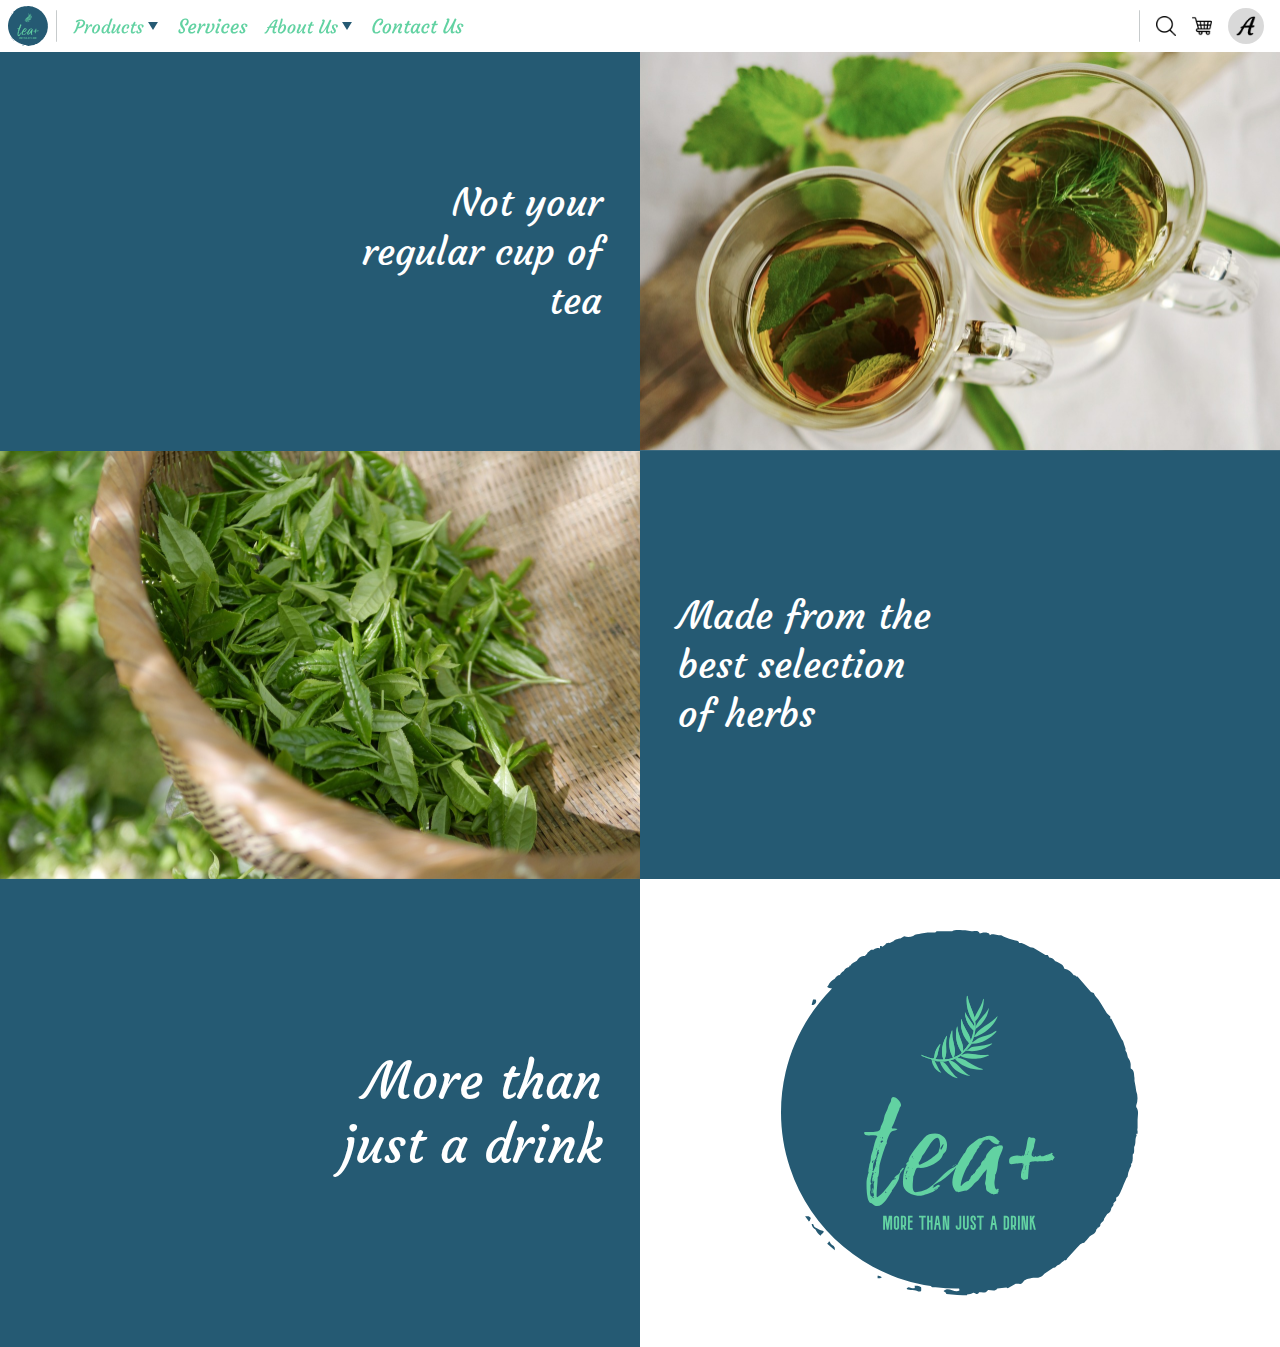
<file: src/index.html>
<!DOCTYPE html>
<html lang="en">

<head>
  <meta charset="utf-8" />
  <meta name="viewport" content="width=device-width, initial-scale=1" />
  <title>Tea+</title>
  <link rel="icon" href="assets/logo.svg" />
  <link rel="stylesheet" href="styles.css" />
  <link rel="preconnect" href="https://fonts.googleapis.com">
  <link rel="preconnect" href="https://fonts.gstatic.com" crossorigin>
  <link href="https://fonts.googleapis.com/css2?family=Courgette&display=swap" rel="stylesheet">
  <script src="https://ajax.googleapis.com/ajax/libs/jquery/3.7.1/jquery.min.js"></script>
  <script>
    $(function () {
      $('#nav-bar').load('components/nav-bar.html');
    })
  </script>
</head>

<body>
  <div id="nav-bar"></div>
  <main>
    <div class="banner-container">
      <div class="alignment-right-background">
        <p class="first-banner-text">Not your regular cup of tea</p>
      </div><img src="assets/herbal-tea.svg" alt="herbal-tea" class="banner-image">
    </div>
    <div class="banner-container">
      <img src="assets/green-tea.svg" alt="green-tea" class="banner-image">
      <div class="alignment-left-background">
        <p class="second-banner-text">Made from the best selection of herbs</p>
      </div>
    </div>
    <div class="banner-divider">

    </div>
    <div class="banner-container">
      <div class="alignment-right-background">
        <p class="third-banner-text">More than just a drink</p>
      </div>
      <div class="banner-logo-background"><img src="assets/logo.svg" alt="logo" class="banner-logo"></div>
    </div>
  </main>
</body>

</html>
</file>
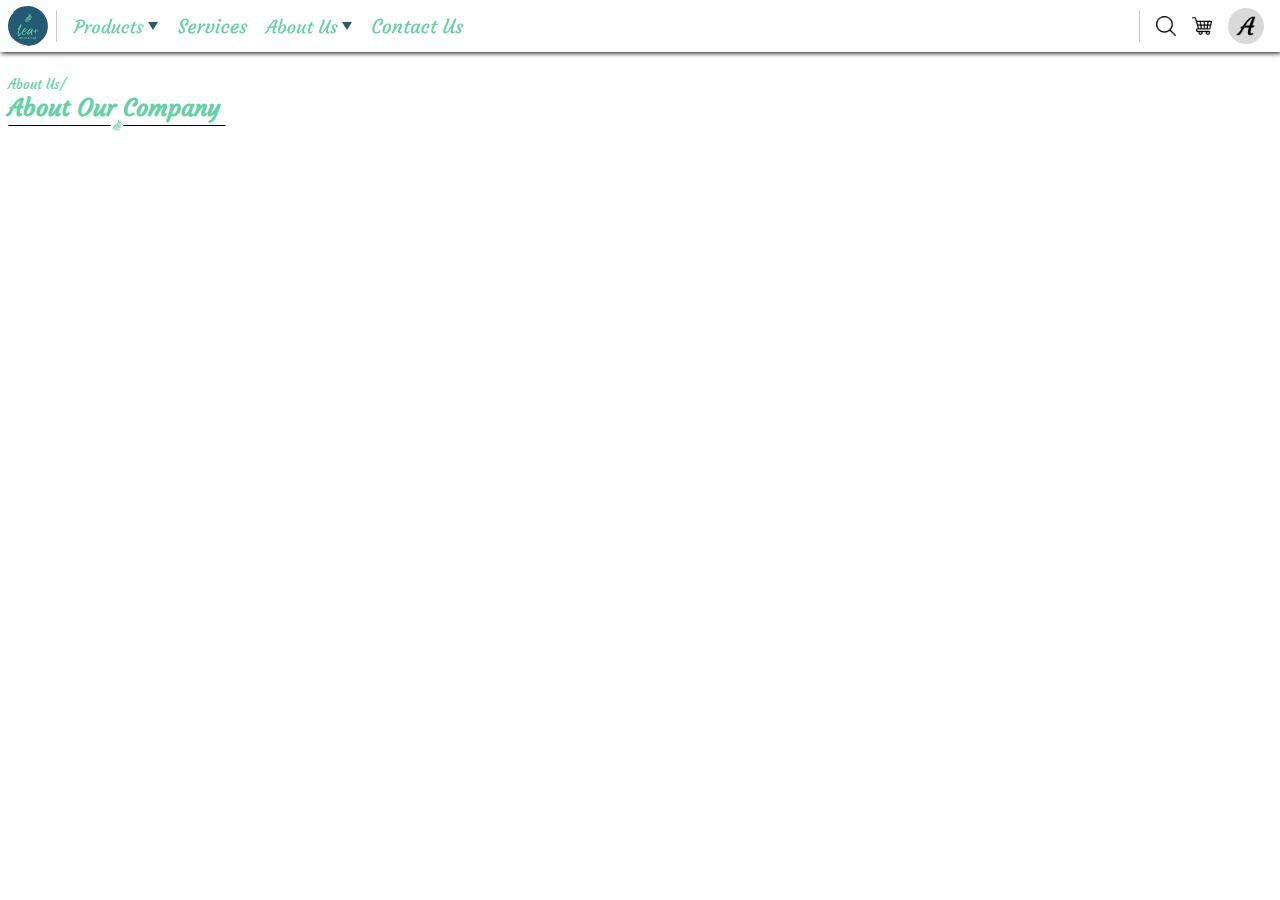
<file: src/about-our-company.html>
<!DOCTYPE html>
<html lang="en">

<head>
  <meta charset="utf-8" />
  <meta name="viewport" content="width=device-width, initial-scale=1" />
  <title>Tea+</title>
  <link rel="icon" href="assets/logo.svg" />
  <link rel="stylesheet" href="styles.css" />
  <link rel="preconnect" href="https://fonts.googleapis.com">
  <link rel="preconnect" href="https://fonts.gstatic.com" crossorigin>
  <link href="https://fonts.googleapis.com/css2?family=Courgette&display=swap" rel="stylesheet">
  <script src="https://ajax.googleapis.com/ajax/libs/jquery/3.7.1/jquery.min.js"></script>
  <script>
    $(function () {
      $('#nav-bar').load('components/nav-bar.html');
    })
  </script>
</head>

<body>
  <div id="nav-bar"></div>
  <main class="body-container">
    <div class="route-container">
      <p class="route-text">About Us/</p>
    </div>
    <div>
      <p class="route-title">About Our Company</p>
    </div>
    <div class="divider">
      <img src="assets/horizontal-line.svg" alt="horizontal-line" class="divider-line">
      <img src="assets/leaf.svg" alt="leaf" class="divider-leaf">
      <img src="assets/horizontal-line.svg" alt="horizontal-line" class="divider-line">
    </div>
  </main>
</body>

</html>

<script>
  $(document).ready(function () {
    $(".divider-line").css({
      'width': (($(".route-title").width() - 12) / 2 + 'px')
    });
  });
</script>
</file>
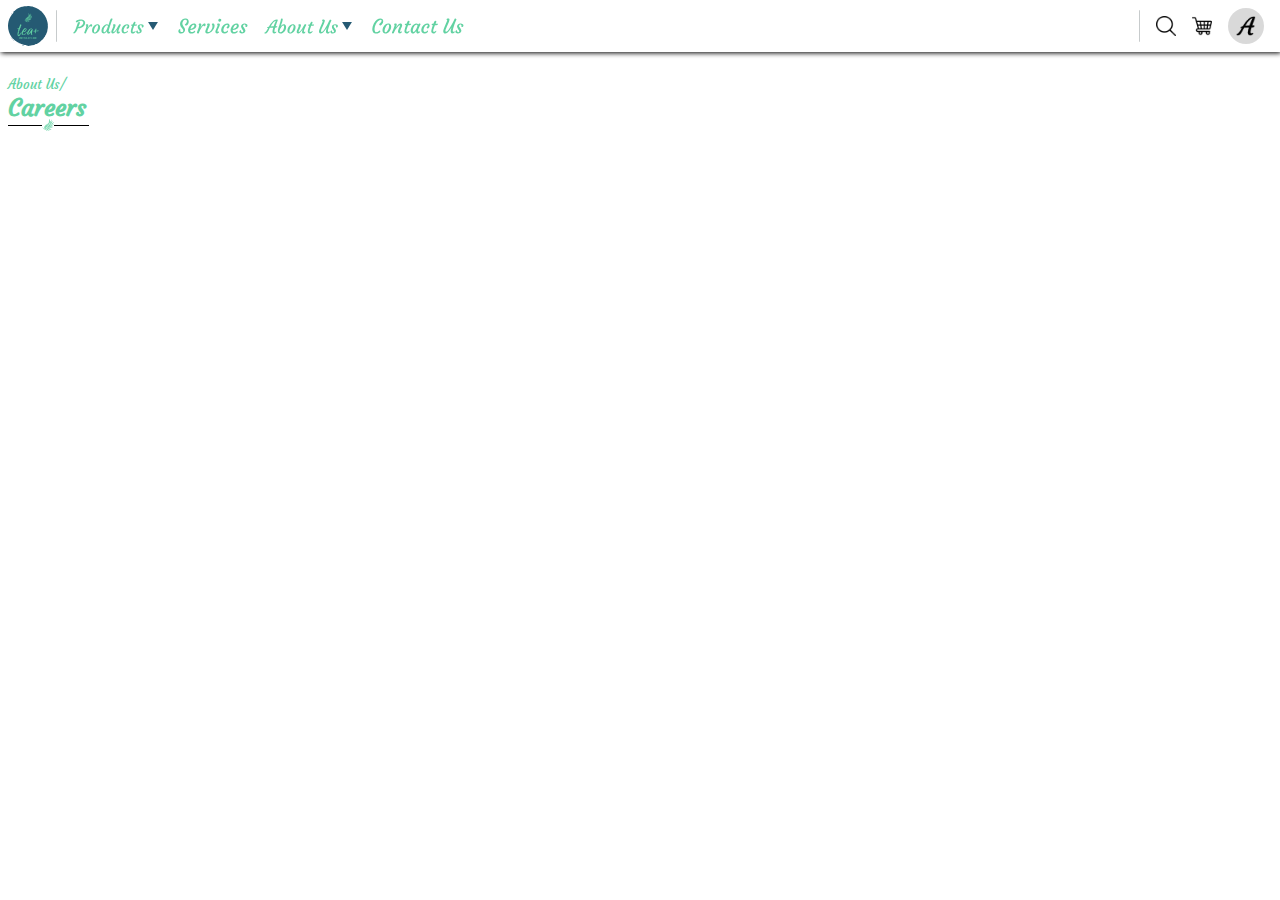
<file: src/careers.html>
<!DOCTYPE html>
<html lang="en">

<head>
  <meta charset="utf-8" />
  <meta name="viewport" content="width=device-width, initial-scale=1" />
  <title>Tea+</title>
  <link rel="icon" href="assets/logo.svg" />
  <link rel="stylesheet" href="styles.css" />
  <link rel="preconnect" href="https://fonts.googleapis.com">
  <link rel="preconnect" href="https://fonts.gstatic.com" crossorigin>
  <link href="https://fonts.googleapis.com/css2?family=Courgette&display=swap" rel="stylesheet">
  <script src="https://ajax.googleapis.com/ajax/libs/jquery/3.7.1/jquery.min.js"></script>
  <script>
    $(function () {
      $('#nav-bar').load('components/nav-bar.html');
    })
  </script>
</head>

<body>
  <div id="nav-bar"></div>
  <main class="body-container">
    <p class="route-text">About Us/</p>
    <div>
      <p class="route-title">Careers</p>
    </div>
    <div class="divider">
      <img src="assets/horizontal-line.svg" alt="horizontal-line" class="divider-line">
      <img src="assets/leaf.svg" alt="leaf" class="divider-leaf">
      <img src="assets/horizontal-line.svg" alt="horizontal-line" class="divider-line">
    </div>
  </main>
</body>

</html>

<script>
  $(document).ready(function () {
    $(".divider-line").css({
      'width': (($(".route-title").width() - 12) / 2 + 'px')
    });
  });
</script>
</file>
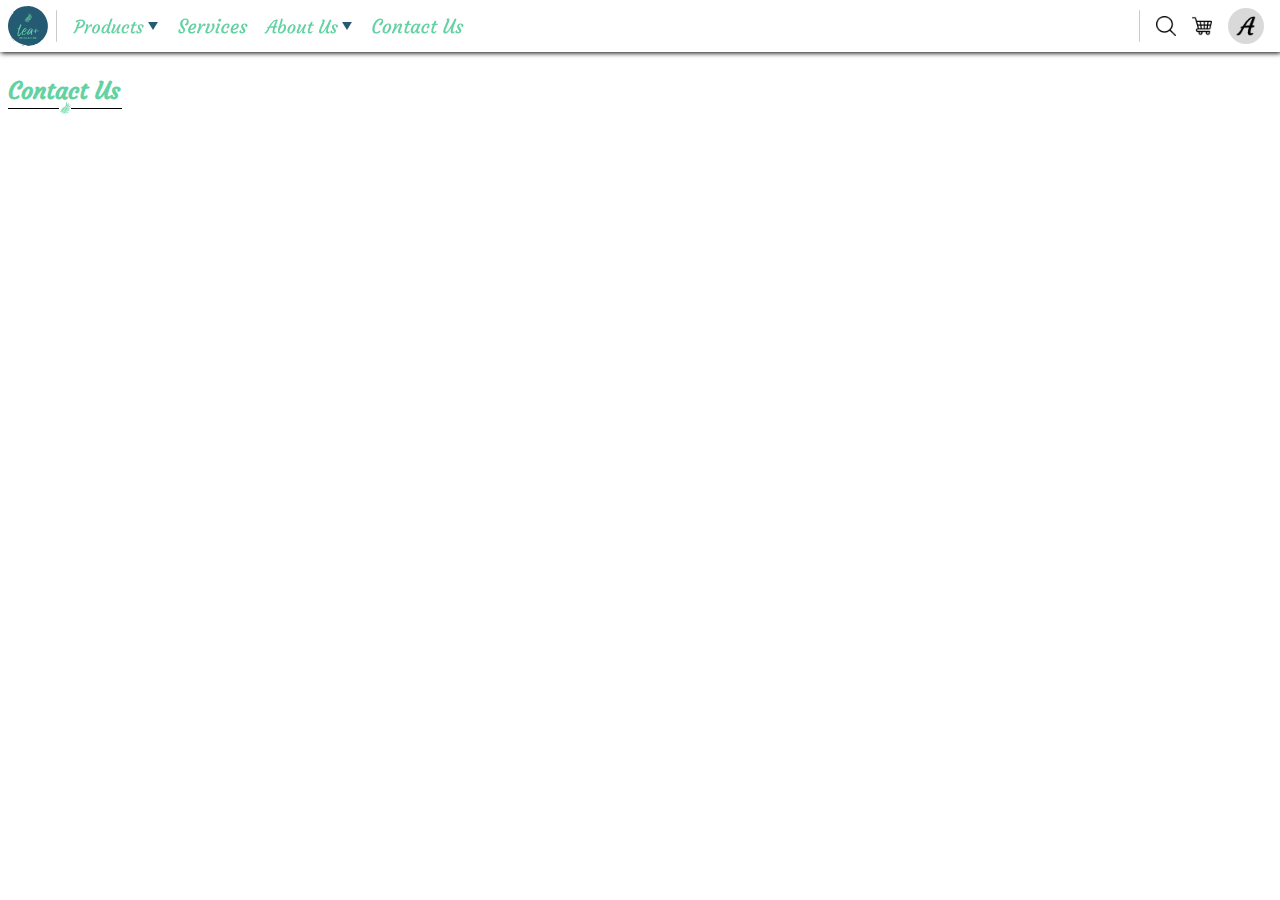
<file: src/contact-us.html>
<!DOCTYPE html>
<html lang="en">

<head>
  <meta charset="utf-8" />
  <meta name="viewport" content="width=device-width, initial-scale=1" />
  <title>Tea+</title>
  <link rel="icon" href="assets/logo.svg" />
  <link rel="stylesheet" href="styles.css" />
  <link rel="preconnect" href="https://fonts.googleapis.com">
  <link rel="preconnect" href="https://fonts.gstatic.com" crossorigin>
  <link href="https://fonts.googleapis.com/css2?family=Courgette&display=swap" rel="stylesheet">
  <script src="https://ajax.googleapis.com/ajax/libs/jquery/3.7.1/jquery.min.js"></script>
  <script>
    $(function () {
      $('#nav-bar').load('components/nav-bar.html');
    })
  </script>
</head>

<body>
  <div id="nav-bar"></div>
  <main class="body-container">
    <div>
      <p class="route-title">Contact Us</p>
    </div>
    <div class="divider">
      <img src="assets/horizontal-line.svg" alt="horizontal-line" class="divider-line">
      <img src="assets/leaf.svg" alt="leaf" class="divider-leaf">
      <img src="assets/horizontal-line.svg" alt="horizontal-line" class="divider-line">
    </div>
  </main>
</body>

</html>

<script>
  $(document).ready(function () {
    $(".divider-line").css({
      'width': (($(".route-title").width() - 12) / 2 + 'px')
    });
  });
</script>
</file>
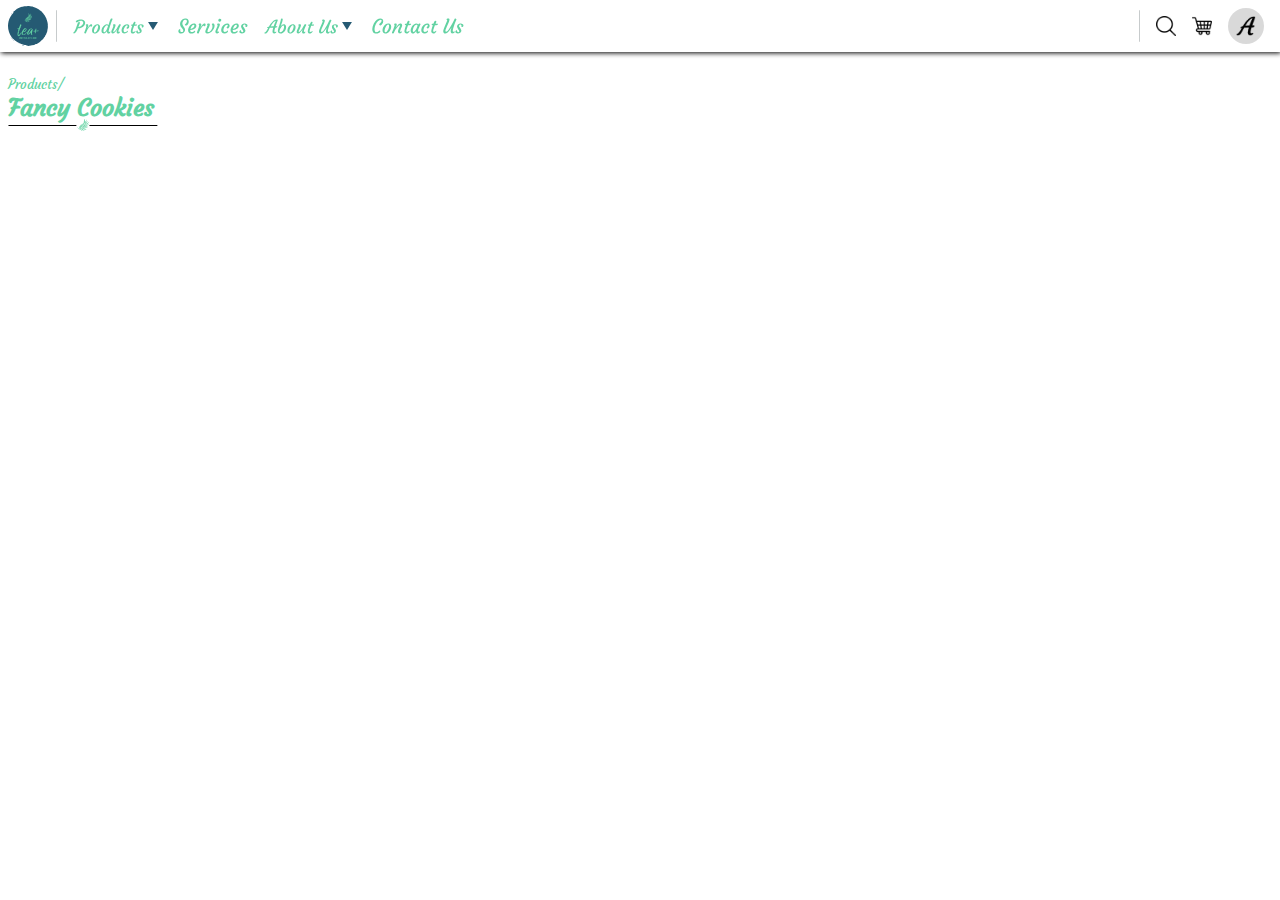
<file: src/fancy-cookies.html>
<!DOCTYPE html>
<html lang="en">

<head>
  <meta charset="utf-8" />
  <meta name="viewport" content="width=device-width, initial-scale=1" />
  <title>Tea+</title>
  <link rel="icon" href="assets/logo.svg" />
  <link rel="stylesheet" href="styles.css" />
  <link rel="preconnect" href="https://fonts.googleapis.com">
  <link rel="preconnect" href="https://fonts.gstatic.com" crossorigin>
  <link href="https://fonts.googleapis.com/css2?family=Courgette&display=swap" rel="stylesheet">
  <script src="https://ajax.googleapis.com/ajax/libs/jquery/3.7.1/jquery.min.js"></script>
  <script>
    $(function () {
      $('#nav-bar').load('components/nav-bar.html');
    })
  </script>
</head>

<body>
  <div id="nav-bar"></div>
  <main class="body-container">
    <div class="route-container">
      <p class="route-text">Products/</p>
    </div>
    <div>
      <p class="route-title">Fancy Cookies</p>
    </div>
    <div class="divider">
      <img src="assets/horizontal-line.svg" alt="horizontal-line" class="divider-line">
      <img src="assets/leaf.svg" alt="leaf" class="divider-leaf">
      <img src="assets/horizontal-line.svg" alt="horizontal-line" class="divider-line">
    </div>
  </main>
</body>

</html>

<script>
  $(document).ready(function () {
    $(".divider-line").css({
      'width': (($(".route-title").width() - 12) / 2 + 'px')
    });
  });
</script>
</file>
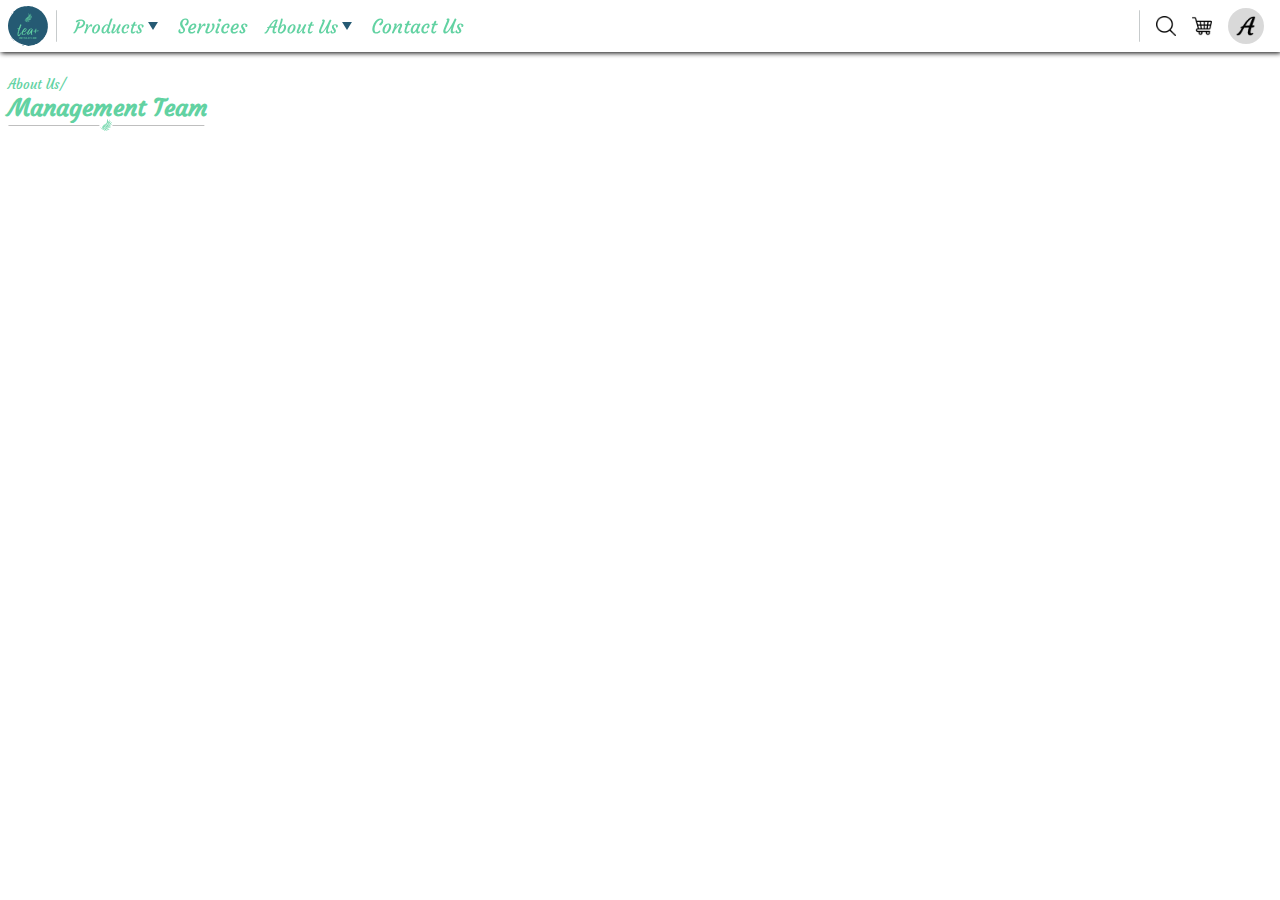
<file: src/management-team.html>
<!DOCTYPE html>
<html lang="en">

<head>
  <meta charset="utf-8" />
  <meta name="viewport" content="width=device-width, initial-scale=1" />
  <title>Tea+</title>
  <link rel="icon" href="assets/logo.svg" />
  <link rel="stylesheet" href="styles.css" />
  <link rel="preconnect" href="https://fonts.googleapis.com">
  <link rel="preconnect" href="https://fonts.gstatic.com" crossorigin>
  <link href="https://fonts.googleapis.com/css2?family=Courgette&display=swap" rel="stylesheet">
  <script src="https://ajax.googleapis.com/ajax/libs/jquery/3.7.1/jquery.min.js"></script>
  <script>
    $(function () {
      $('#nav-bar').load('components/nav-bar.html');
    })
  </script>
</head>

<body>
  <div id="nav-bar"></div>
  <main class="body-container">
    <div class="route-container">
      <p class="route-text">About Us/</p>
    </div>
    <div>
      <p class="route-title">Management Team</p>
    </div>
    <div class="divider">
      <img src="assets/horizontal-line.svg" alt="horizontal-line" class="divider-line">
      <img src="assets/leaf.svg" alt="leaf" class="divider-leaf">
      <img src="assets/horizontal-line.svg" alt="horizontal-line" class="divider-line">
    </div>
  </main>
</body>

</html>

<script>
  $(document).ready(function () {
    $(".divider-line").css({
      'width': (($(".route-title").width() - 12) / 2 + 'px')
    });
  });
</script>
</file>
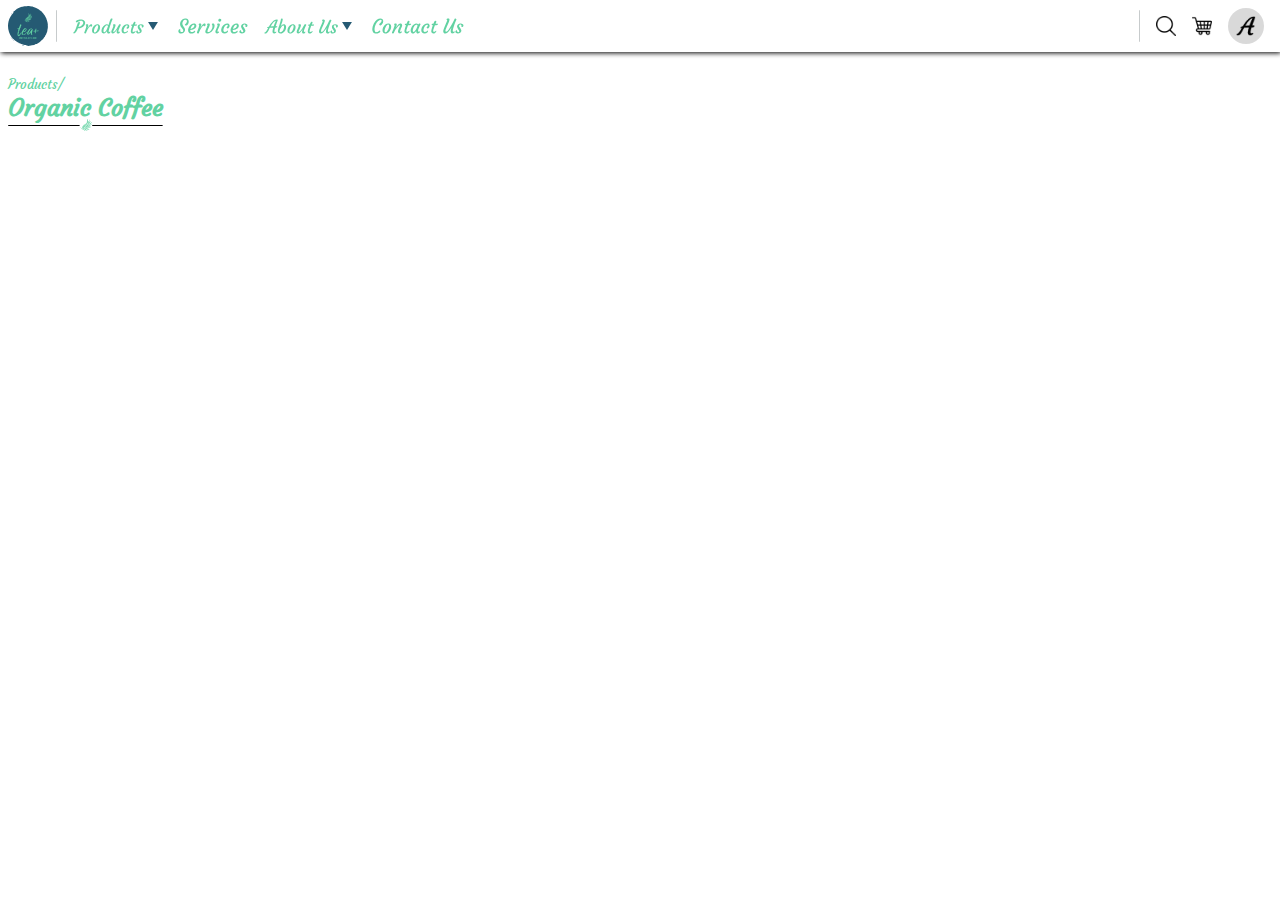
<file: src/organic-coffee.html>
<!DOCTYPE html>
<html lang="en">

<head>
  <meta charset="utf-8" />
  <meta name="viewport" content="width=device-width, initial-scale=1" />
  <title>Tea+</title>
  <link rel="icon" href="assets/logo.svg" />
  <link rel="stylesheet" href="styles.css" />
  <link rel="preconnect" href="https://fonts.googleapis.com">
  <link rel="preconnect" href="https://fonts.gstatic.com" crossorigin>
  <link href="https://fonts.googleapis.com/css2?family=Courgette&display=swap" rel="stylesheet">
  <script src="https://ajax.googleapis.com/ajax/libs/jquery/3.7.1/jquery.min.js"></script>
  <script>
    $(function () {
      $('#nav-bar').load('components/nav-bar.html');
    })
  </script>
</head>

<body>
  <div id="nav-bar"></div>
  <main class="body-container">
    <div class="route-container">
      <p class="route-text">Products/</p>
    </div>
    <div>
      <p class="route-title">Organic Coffee</p>
    </div>
    <div class="divider">
      <img src="assets/horizontal-line.svg" alt="horizontal-line" class="divider-line">
      <img src="assets/leaf.svg" alt="leaf" class="divider-leaf">
      <img src="assets/horizontal-line.svg" alt="horizontal-line" class="divider-line">
    </div>
  </main>
</body>

</html>

<script>
  $(document).ready(function () {
    $(".divider-line").css({
      'width': (($(".route-title").width() - 12) / 2 + 'px')
    });
  });
</script>
</file>
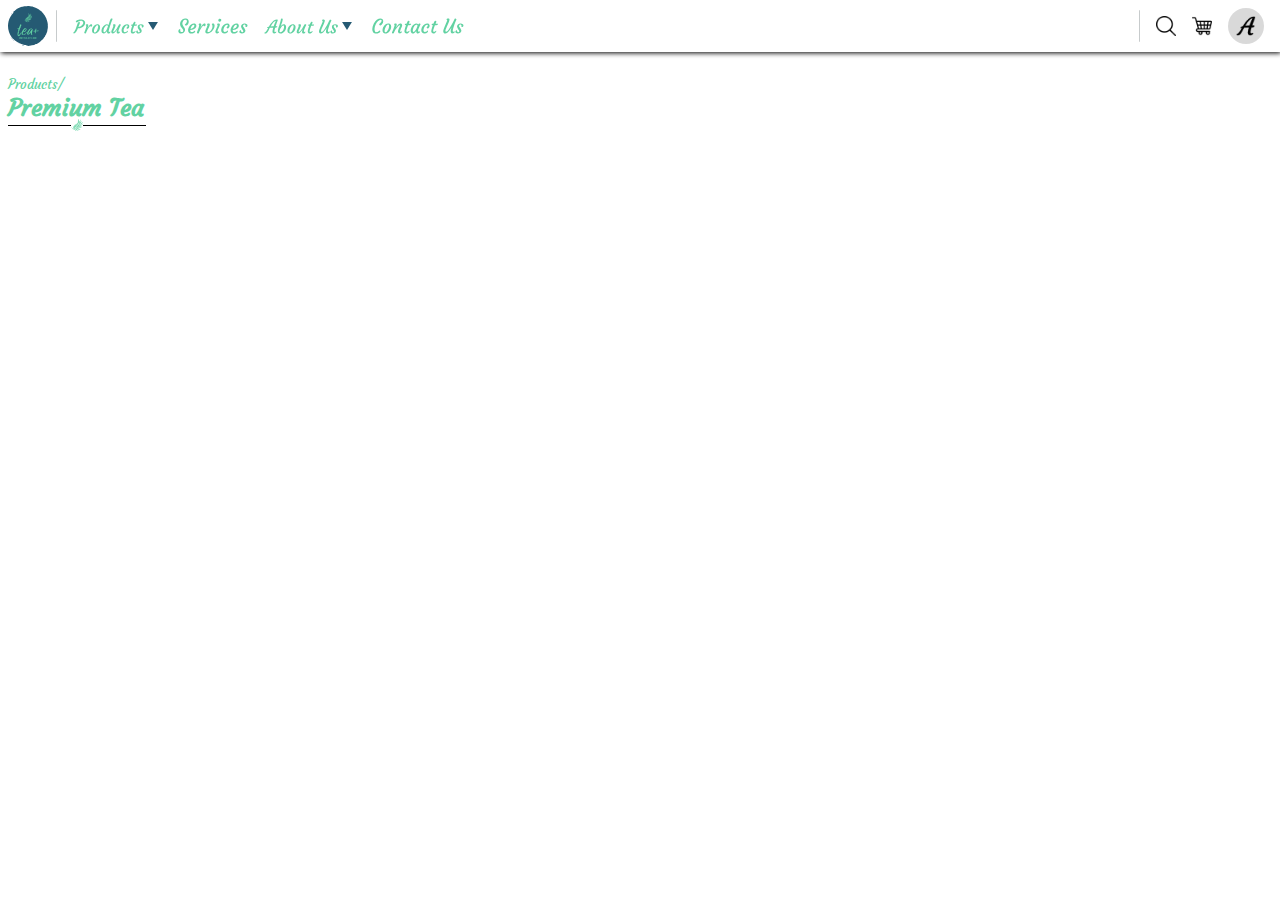
<file: src/premium-tea.html>
<!DOCTYPE html>
<html lang="en">

<head>
  <meta charset="utf-8" />
  <meta name="viewport" content="width=device-width, initial-scale=1" />
  <title>Tea+</title>
  <link rel="icon" href="assets/logo.svg" />
  <link rel="stylesheet" href="styles.css" />
  <link rel="preconnect" href="https://fonts.googleapis.com">
  <link rel="preconnect" href="https://fonts.gstatic.com" crossorigin>
  <link href="https://fonts.googleapis.com/css2?family=Courgette&display=swap" rel="stylesheet">
  <script src="https://ajax.googleapis.com/ajax/libs/jquery/3.7.1/jquery.min.js"></script>
  <script>
    $(function () {
      $('#nav-bar').load('components/nav-bar.html');
    })
  </script>
</head>

<body>
  <div id="nav-bar"></div>
  <main class="body-container">
    <div class="route-container">
      <p class="route-text">Products/</p>
    </div>
    <div>
      <p class="route-title">Premium Tea</p>
    </div>
    <div class="divider">
      <img src="assets/horizontal-line.svg" alt="horizontal-line" class="divider-line">
      <img src="assets/leaf.svg" alt="leaf" class="divider-leaf">
      <img src="assets/horizontal-line.svg" alt="horizontal-line" class="divider-line">
    </div>
  </main>
</body>

</html>

<script>
  $(document).ready(function () {
    $(".divider-line").css({
      'width': (($(".route-title").width() - 12) / 2 + 'px')
    });
  });
</script>
</file>
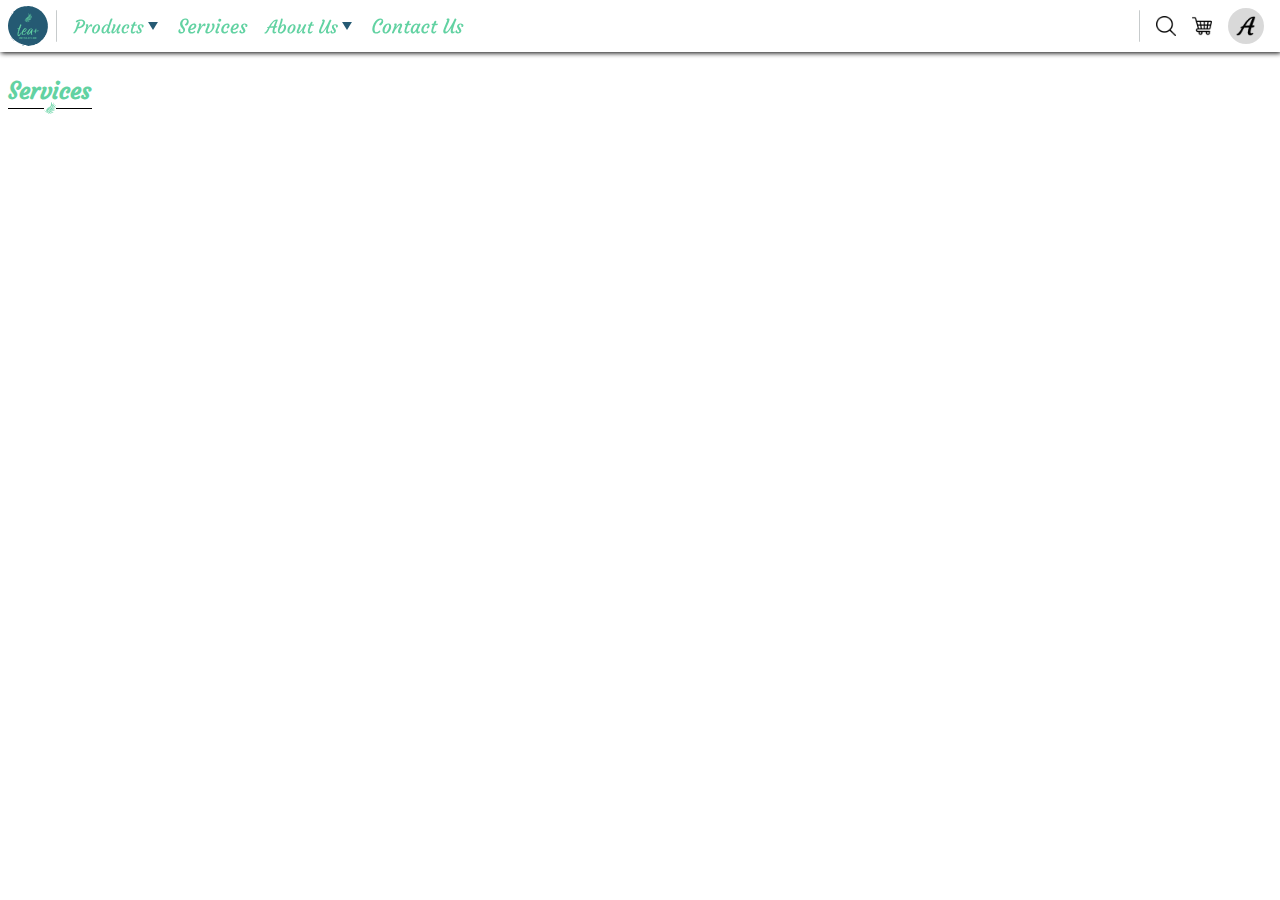
<file: src/services.html>
<!DOCTYPE html>
<html lang="en">

<head>
  <meta charset="utf-8" />
  <meta name="viewport" content="width=device-width, initial-scale=1" />
  <title>Tea+</title>
  <link rel="icon" href="assets/logo.svg" />
  <link rel="stylesheet" href="styles.css" />
  <link rel="preconnect" href="https://fonts.googleapis.com">
  <link rel="preconnect" href="https://fonts.gstatic.com" crossorigin>
  <link href="https://fonts.googleapis.com/css2?family=Courgette&display=swap" rel="stylesheet">
  <script src="https://ajax.googleapis.com/ajax/libs/jquery/3.7.1/jquery.min.js"></script>
  <script>
    $(function () {
      $('#nav-bar').load('components/nav-bar.html');
    })
  </script>
</head>

<body>
  <div id="nav-bar"></div>
  <main class="body-container">
    <div>
      <p class="route-title">Services</p>
    </div>
    <div class="divider">
      <img src="assets/horizontal-line.svg" alt="horizontal-line" class="divider-line">
      <img src="assets/leaf.svg" alt="leaf" class="divider-leaf">
      <img src="assets/horizontal-line.svg" alt="horizontal-line" class="divider-line">
    </div>
  </main>
</body>

</html>

<script>
  $(document).ready(function () {
    $(".divider-line").css({
      'width': (($(".route-title").width() - 12) / 2 + 'px')
    });
  });
</script>
</file>
<file: src/styles.css>
body {
  margin: 0px;
  background-color: white;
  font-family: "Courgette", cursive;
}

.header {
  align-items: center;
  background-color: white;
  display: flex;
  padding: 0px 8px;
  box-shadow: 1px 1px 5px black;
}

.menu-mobile {
  height: 52px;
}

.side-menu-btn {
  display: none;
  margin: 10px 8px 10px 0px;
}

.side-menu {
  max-height: 0px;
  overflow: hidden;
  position: absolute;
  display: block;
  background-color: #f9f9f9;
  padding: 0px 8px;
  box-shadow: 0px 8px 16px 0px rgba(0, 0, 0, 0.2);
  z-index: 1;
}

.side-menu a {
  display: flex;
  align-items: center;
  height: 40px;
}

.sub-menu-line {
  height: 40px;
  width: 16px;
}

.sub-side-menu {
  max-height: 0px;
  overflow: hidden;
}

.logo-container {
  display: flex;
  align-items: center;
}

.logo {
  max-width: 40px;
}

.nav-divider {
  height: 32px;
  margin: 0px 8px;
}

.navigation {
  display: flex;
  justify-content: flex-start;
  align-items: center;
  width: 100%;
}

.dropdown {
  display: inline-block;
}

.dropdown-content {
  display: none;
  position: absolute;
  background-color: #f9f9f9;
  min-width: 160px;
  box-shadow: 0px 8px 16px 0px rgba(0, 0, 0, 0.2);
  z-index: 1;
}

.navigation a {
  padding: 0px 8px;
  display: flex;
  align-items: center;
  height: 52px;
}

.navigation a:hover {
  background-color: #D9D9D9;
}

.nav-text {
  height: 16px;
}

.nav-triangle {
  width: 10px;
  margin: 0px 4px;
}

.nav-icon-placeholder {
  max-width: 20px;
  margin: 8px;
}

.user-circle {
  width: 36px;
  height: 36px;
  background-color: #D9D9D9;
  border-radius: 50%;
  display: flex;
  align-items: center;
  justify-content: center;
  margin: 8px;
}

.nav-dropdown-desktop:hover .dropdown-content {
  display: block;
}

@media only screen and (max-width: 768px) {
  .nav-dropdown-desktop {
    display: none;
  }

  .nav-btn-desktop {
    display: none;
  }

  .side-menu-btn {
    display: block;
  }
}

.body-container {
  display: flex;
  flex-direction: column;
  margin: 24px 0px 0px 8px;
}

.route-container {
  display: flex;
  flex-direction: row;
  align-items: center;
}

.route-slash {
  color: #62D2A2;
}

.route-text {
  /* width: 56px; */
  margin: 0px;
  color: #62D2A2;
  font-size: small;
  font-weight: normal;
}

.route-title {
  color: #62D2A2;
  font-size: x-large;
  font-weight: bold;
  display: inline-block;
  margin: 0px;
}

.divider {
  display: flex;
  flex-direction: row;
  align-items: center;
  margin-top: -4px;
}

.divider-line {
  height: 1px;
  object-fit: cover;
}

.divider-leaf {
  width: 12px;
}

.banner-container {
  background-color: #255A73;
  display: flex;
  flex-direction: row;
  align-items: center;
}

.alignment-right-background {
  width: 50%;
  height: 100%;
  display: flex;
  flex-direction: row;
  justify-content: flex-end;
}

.first-banner-text {
  color: white;
  width: 40%;
  text-align: right;
  padding-right: 3vw;
  font-size: 3vw;
}

.alignment-left-background {
  width: 40%;
  height: 100%;
  display: flex;
  flex-direction: row;
  justify-content: flex-start;
}

.second-banner-text {
  color: white;
  width: 50%;
  text-align: left;
  padding-left: 3vw;
  font-size: 3vw;
}

.banner-logo-background {
  width: 50%;
  height: 100%;
  background-color: white;
  padding: 4vw 0px;
  display: flex;
  align-items: center;
  justify-content: center;
}

.third-banner-text {
  color: white;
  width: 50%;
  text-align: right;
  padding-right: 3vw;
  font-size: 4vw;
}

.banner-image {
  width: 50%;
}

.banner-logo {
  max-width: 70%;
}
</file>
